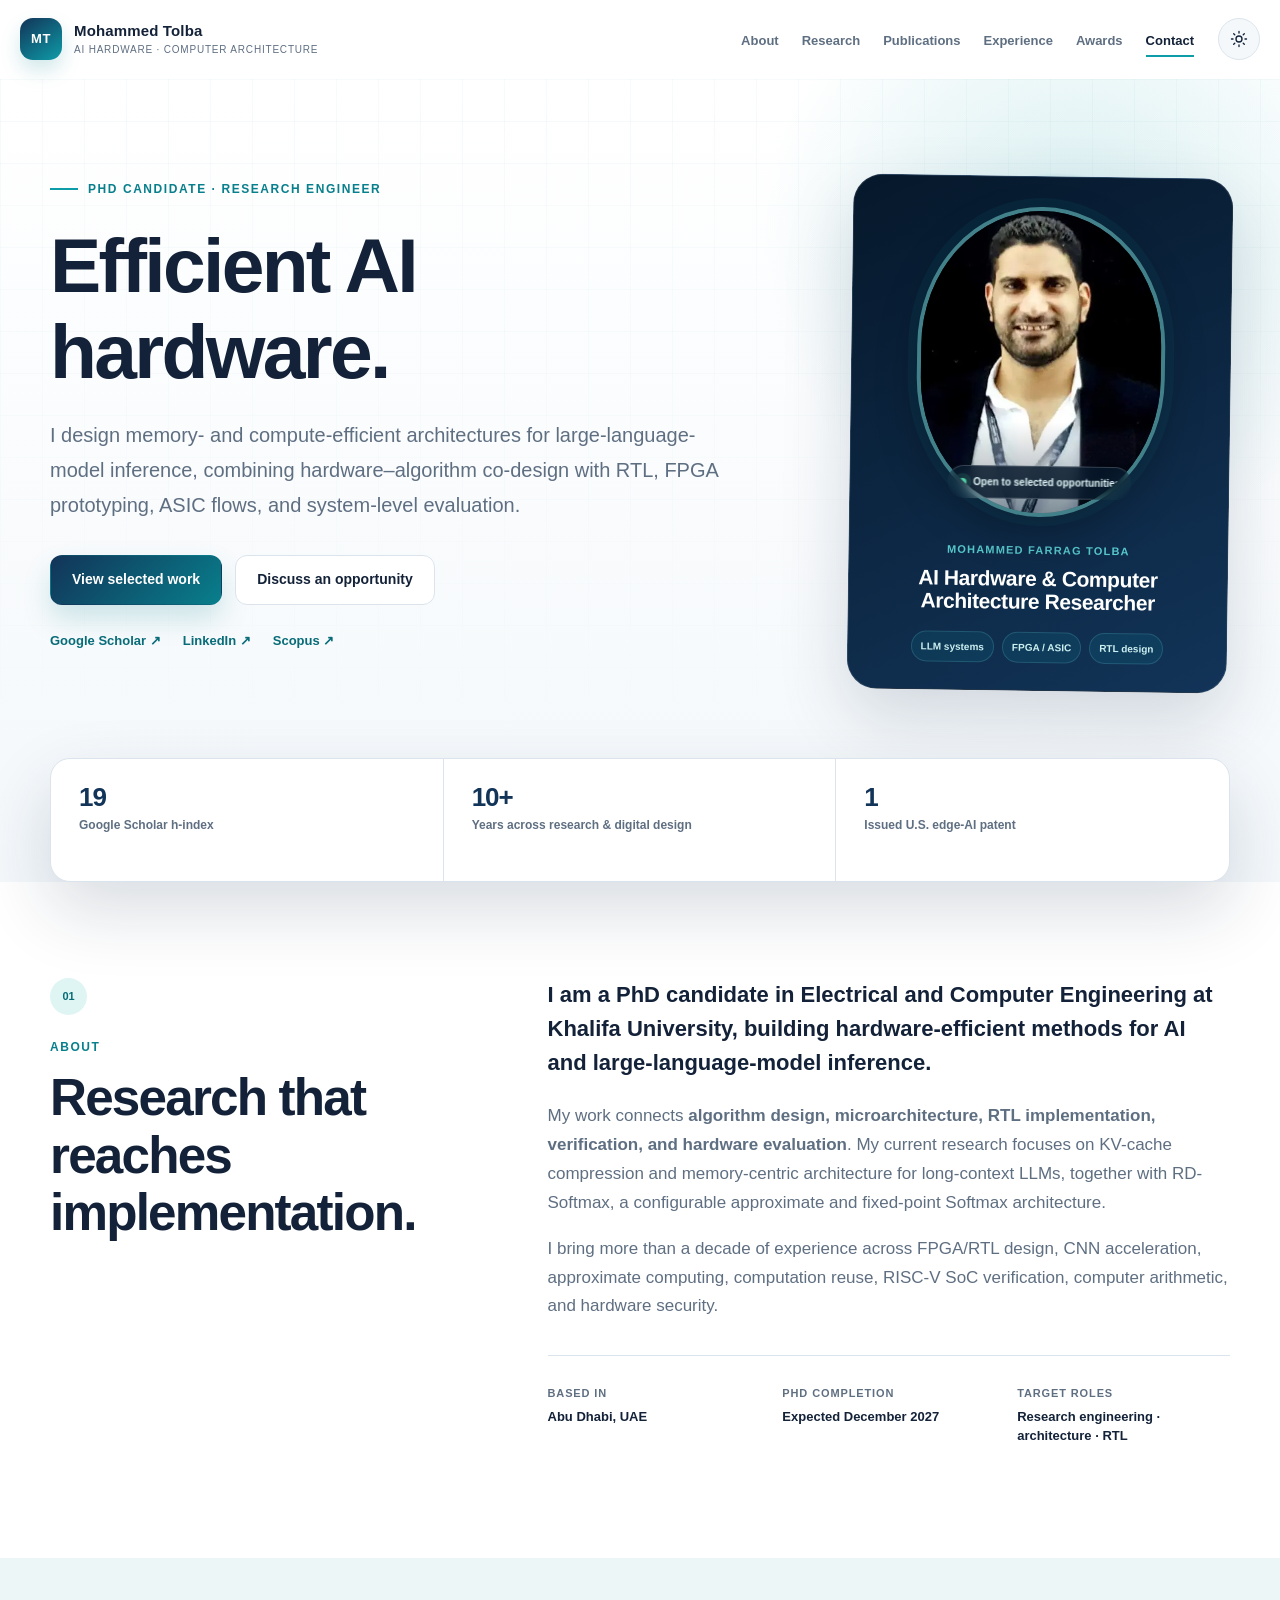
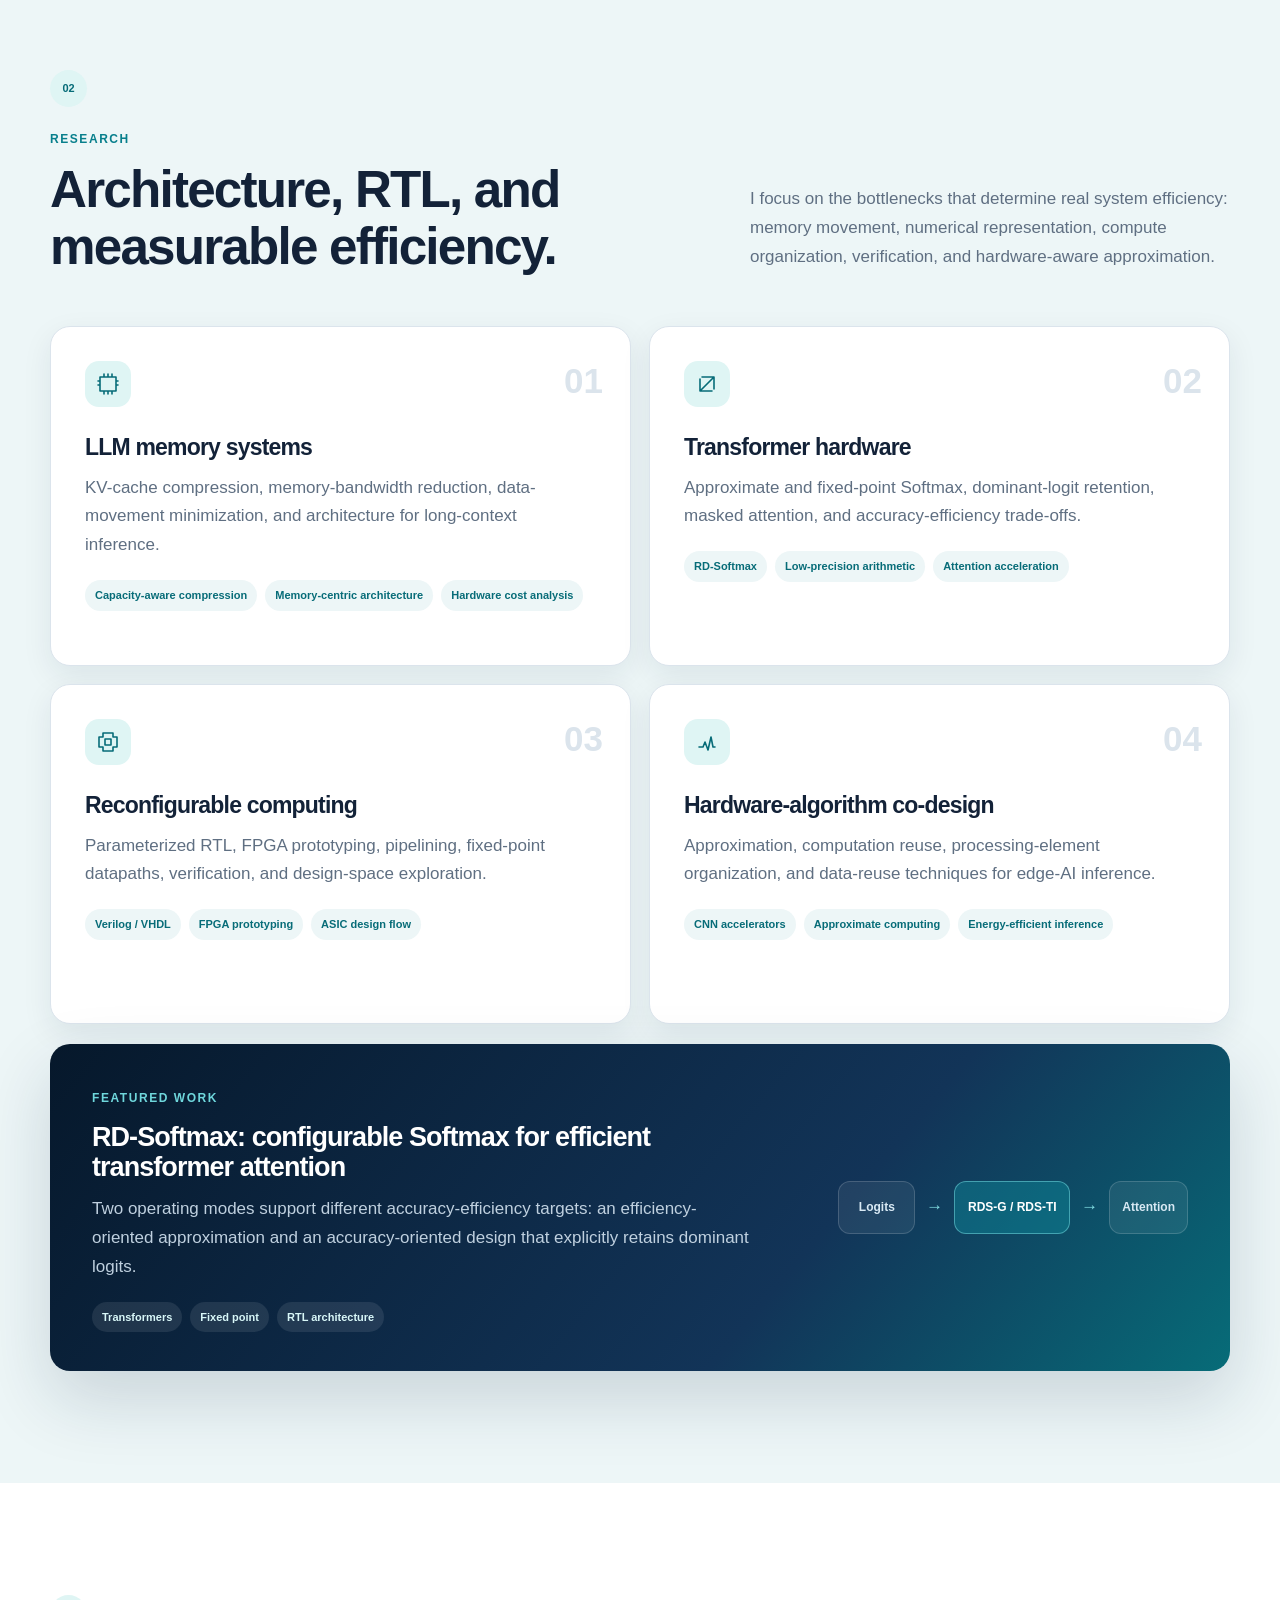
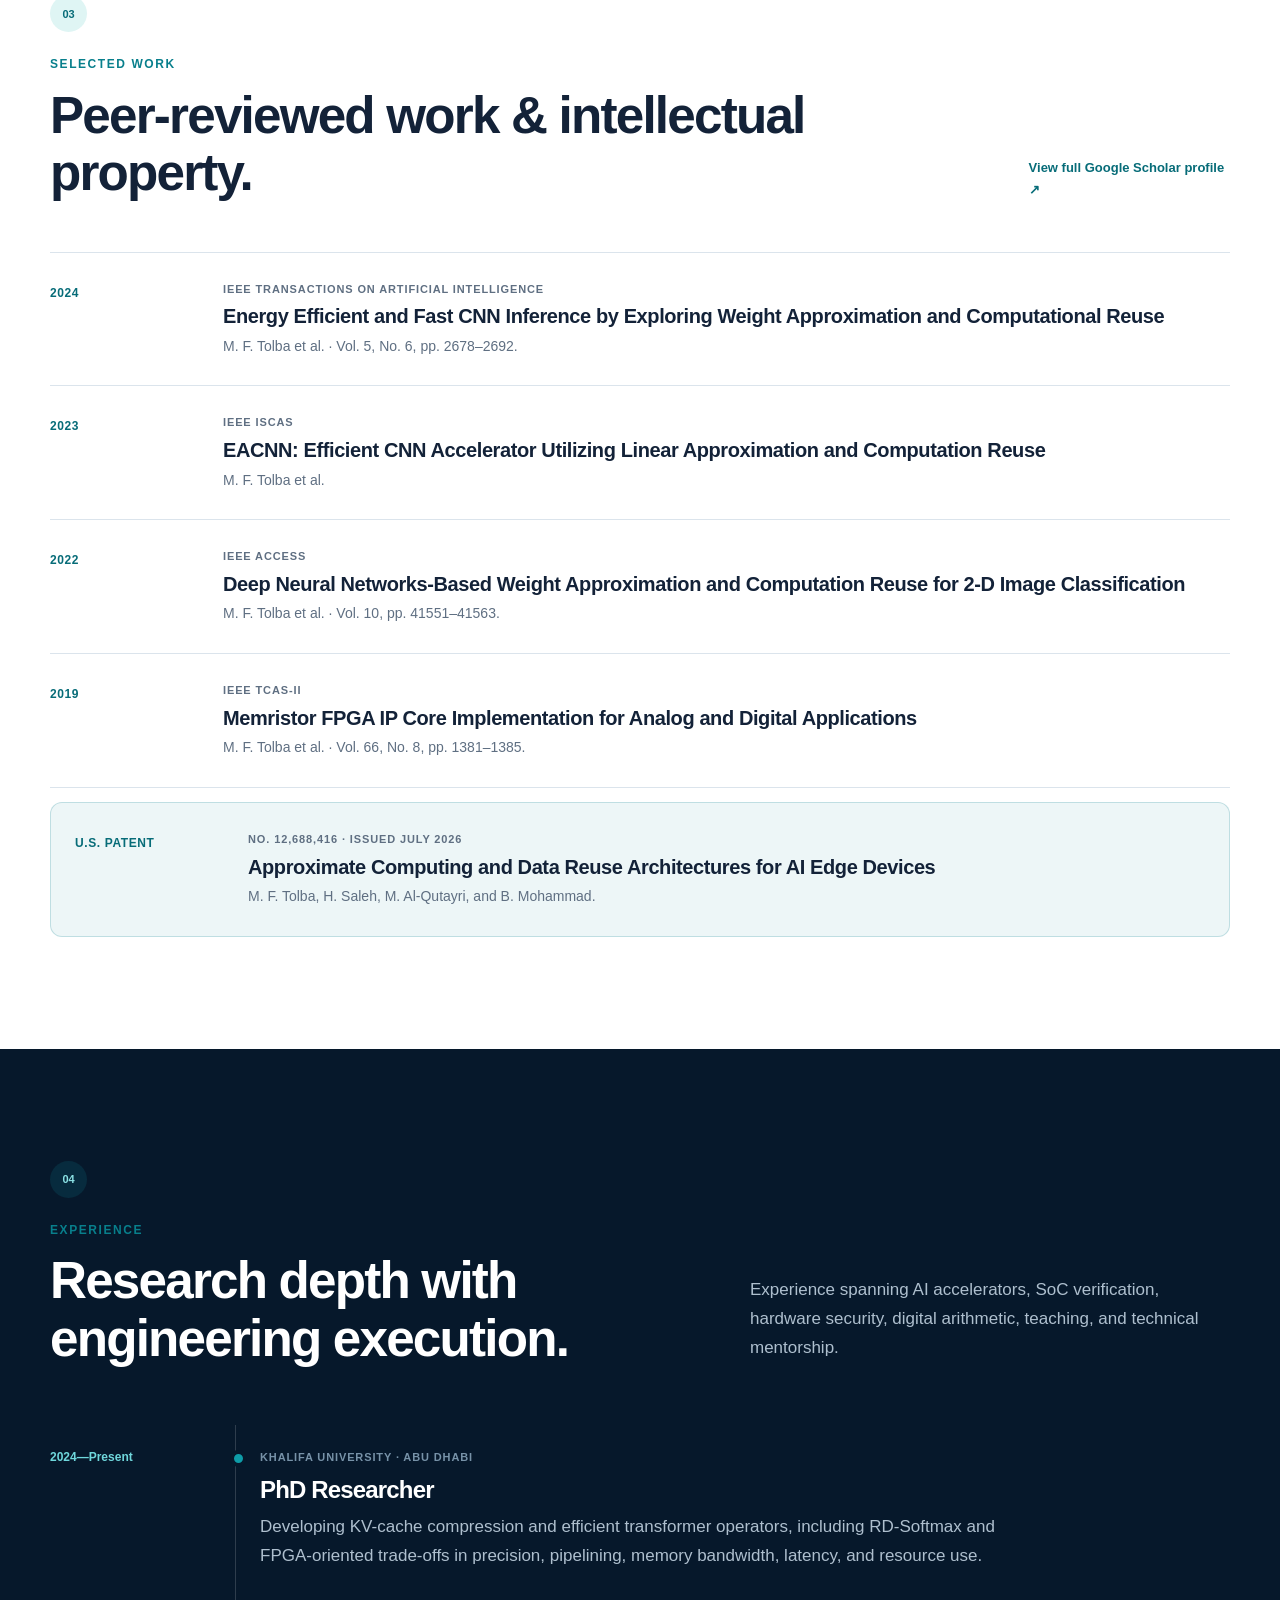
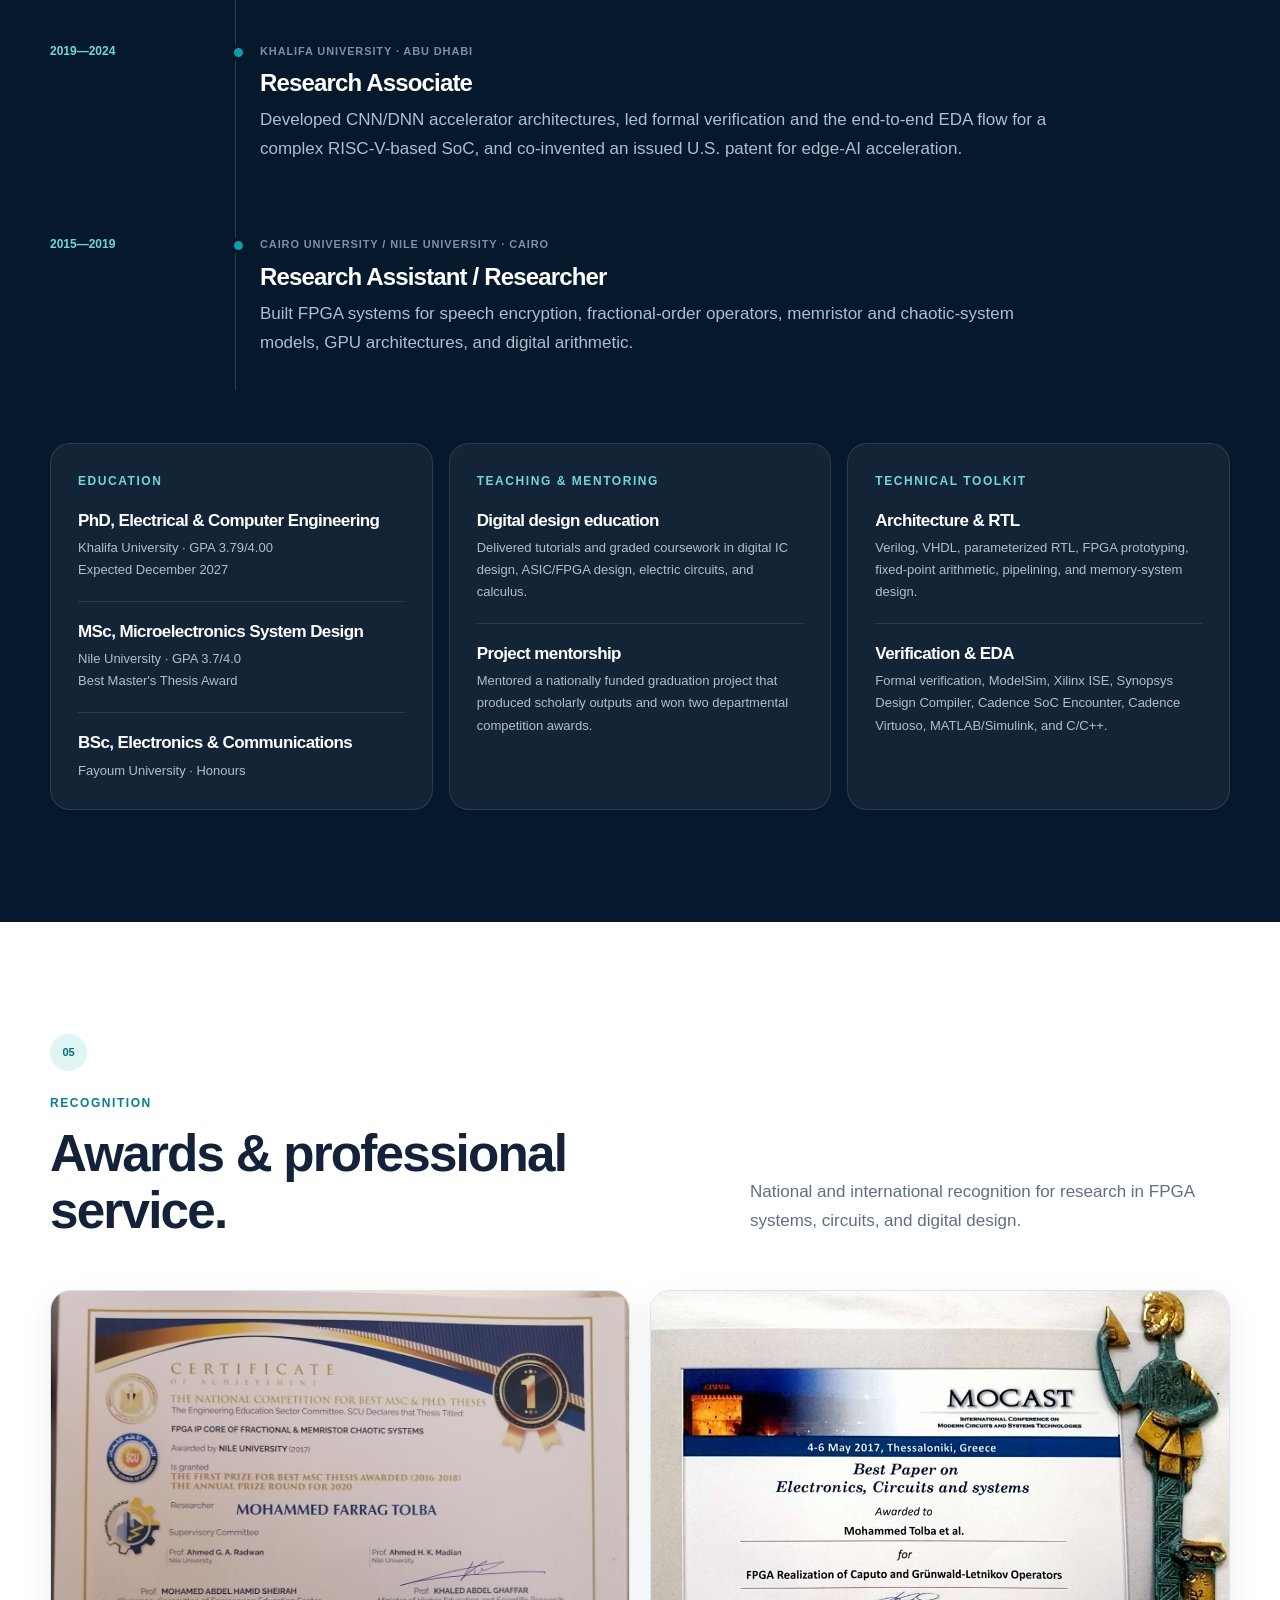
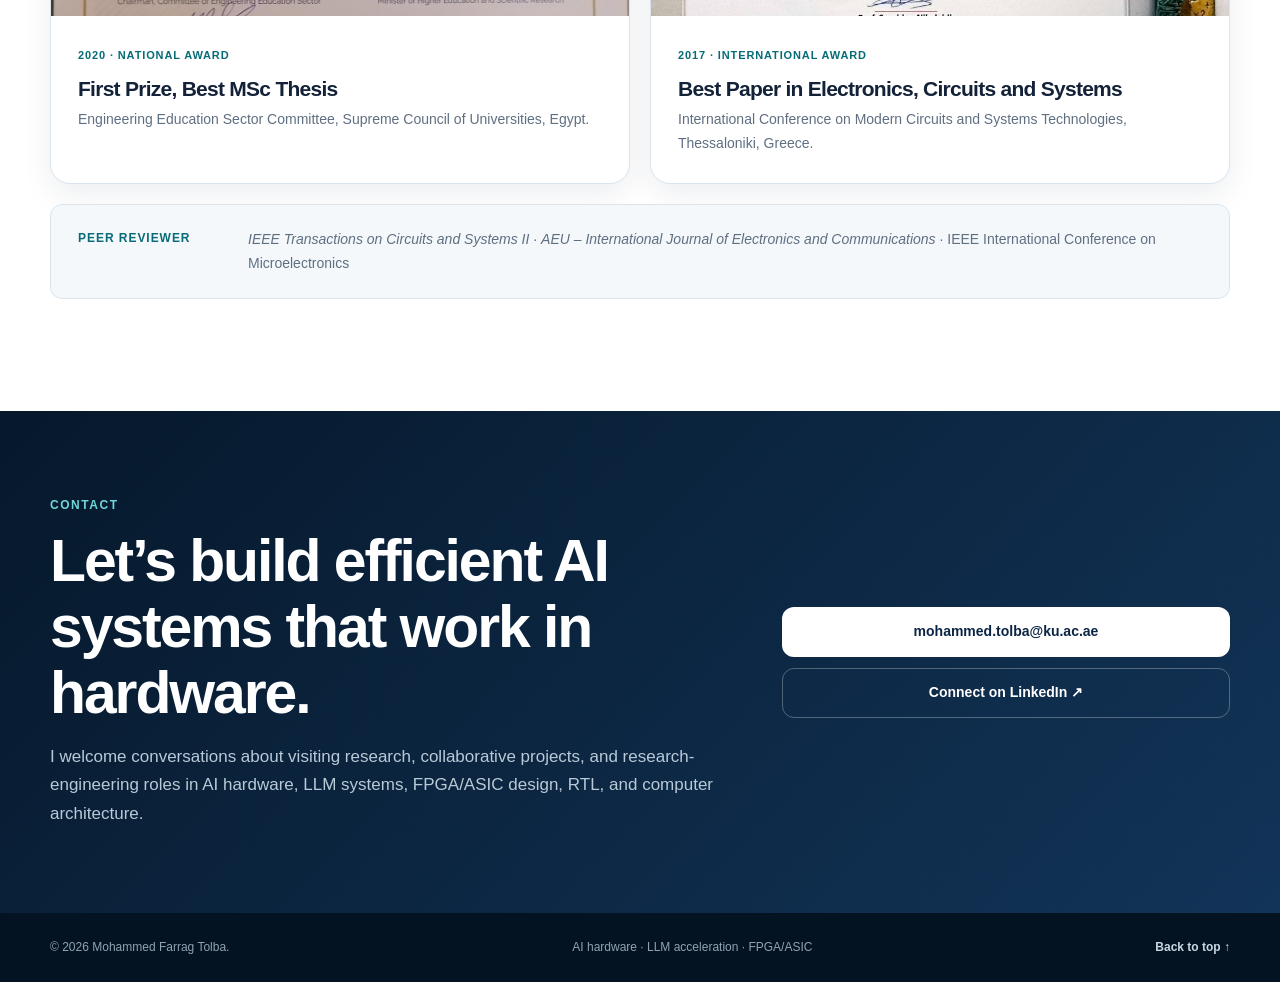
<file: index.html>
<!doctype html>
<html lang="en" data-theme="light">
<head>
  <meta charset="utf-8">
  <meta name="viewport" content="width=device-width, initial-scale=1">
  <meta name="description" content="Mohammed Farrag Tolba is an AI-hardware and computer-architecture researcher working on efficient LLM inference, KV-cache compression, transformer acceleration, and FPGA/ASIC design.">
  <meta name="keywords" content="AI hardware, computer architecture, LLM acceleration, KV-cache compression, FPGA, ASIC, RTL, digital design, Mohammed Tolba">
  <meta name="robots" content="index, follow">
  <meta name="author" content="Mohammed Farrag Tolba">
  <meta name="theme-color" content="#0b2545">
  <meta property="og:title" content="Mohammed Farrag Tolba | AI Hardware Researcher">
  <meta property="og:description" content="AI hardware, computer architecture, efficient LLM inference, and FPGA/ASIC acceleration.">
  <meta property="og:type" content="website">
  <meta property="og:site_name" content="Mohammed Farrag Tolba">
  <meta property="og:url" content="https://mohammedftolba.github.io/mohammedtolba.github.io/">
  <meta property="og:image" content="https://mohammedftolba.github.io/mohammedtolba.github.io/assets/images/social-preview.png">
  <meta property="og:image:width" content="1200">
  <meta property="og:image:height" content="630">
  <meta property="og:image:alt" content="Mohammed Farrag Tolba — AI Hardware and Computer Architecture Researcher">
  <meta name="twitter:card" content="summary_large_image">
  <meta name="twitter:title" content="Mohammed Farrag Tolba | AI Hardware Researcher">
  <meta name="twitter:description" content="AI hardware, computer architecture, efficient LLM inference, and FPGA/ASIC acceleration.">
  <meta name="twitter:image" content="https://mohammedftolba.github.io/mohammedtolba.github.io/assets/images/social-preview.png">
  <title>Mohammed Farrag Tolba | AI Hardware &amp; LLM Acceleration</title>
  <link rel="canonical" href="https://mohammedftolba.github.io/mohammedtolba.github.io/">
  <link rel="icon" href="assets/images/favicon.svg" type="image/svg+xml">
  <link rel="stylesheet" href="assets/css/style.css">
  <script type="application/ld+json">
  {
    "@context": "https://schema.org",
    "@type": "Person",
    "name": "Mohammed Farrag Tolba",
    "jobTitle": "PhD Candidate and AI Hardware Researcher",
    "affiliation": {
      "@type": "CollegeOrUniversity",
      "name": "Khalifa University"
    },
    "email": "mailto:mohammed.tolba@ku.ac.ae",
    "url": "https://mohammedftolba.github.io/mohammedtolba.github.io/",
    "image": "https://mohammedftolba.github.io/mohammedtolba.github.io/assets/images/mohammed-tolba-profile.webp",
    "sameAs": [
      "https://scholar.google.com/citations?user=YiQl2JgAAAAJ",
      "https://www.linkedin.com/in/mohammed-farrag-68a3785b/",
      "https://www.scopus.com/authid/detail.uri?authorId=56912006300"
    ],
    "knowsAbout": [
      "AI hardware",
      "large language model inference",
      "KV-cache compression",
      "FPGA design",
      "ASIC design",
      "computer architecture",
      "approximate computing"
    ]
  }
  </script>
</head>
<body>
  <a class="skip-link" href="#main-content">Skip to content</a>

  <header class="site-header" id="top">
    <div class="nav-shell">
      <a class="brand" href="#top" aria-label="Mohammed Tolba home">
        <span class="brand-mark" aria-hidden="true">MT</span>
        <span class="brand-copy">
          <strong>Mohammed Tolba</strong>
          <small>AI Hardware · Computer Architecture</small>
        </span>
      </a>

      <button class="menu-toggle" type="button" aria-label="Open navigation" aria-expanded="false" aria-controls="site-nav">
        <span></span><span></span><span></span>
      </button>

      <nav class="site-nav" id="site-nav" aria-label="Primary navigation">
        <a href="#about">About</a>
        <a href="#research">Research</a>
        <a href="#publications">Publications</a>
        <a href="#experience">Experience</a>
        <a href="#awards">Awards</a>
        <a href="#contact">Contact</a>
      </nav>

      <button class="theme-toggle" type="button" aria-label="Switch color theme" title="Switch color theme">
        <svg class="sun-icon" viewBox="0 0 24 24" aria-hidden="true"><circle cx="12" cy="12" r="4"></circle><path d="M12 2v2M12 20v2M4.93 4.93l1.41 1.41M17.66 17.66l1.41 1.41M2 12h2M20 12h2M4.93 19.07l1.41-1.41M17.66 6.34l1.41-1.41"></path></svg>
        <svg class="moon-icon" viewBox="0 0 24 24" aria-hidden="true"><path d="M20.5 14.2A8.5 8.5 0 0 1 9.8 3.5 8.5 8.5 0 1 0 20.5 14.2Z"></path></svg>
      </button>

    </div>
  </header>

  <main id="main-content">
    <section class="hero" aria-labelledby="hero-title">
      <div class="hero-grid" aria-hidden="true"></div>
      <div class="hero-orb hero-orb-one" aria-hidden="true"></div>
      <div class="hero-orb hero-orb-two" aria-hidden="true"></div>
      <div class="container hero-layout">
        <div class="hero-copy reveal">
          <div class="eyebrow"><span></span> PhD Candidate · Research Engineer</div>
          <h1 id="hero-title">Efficient AI hardware.</h1>
          <p class="hero-lead">I design memory- and compute-efficient architectures for large-language-model inference, combining hardware–algorithm co-design with RTL, FPGA prototyping, ASIC flows, and system-level evaluation.</p>

          <div class="hero-actions">
            <a class="button button-primary" href="#research">View selected work</a>
            <a class="button button-secondary" href="mailto:mohammed.tolba@ku.ac.ae">Discuss an opportunity</a>
          </div>

          <div class="hero-links" aria-label="Professional profiles">
            <a href="https://scholar.google.com/citations?user=YiQl2JgAAAAJ" target="_blank" rel="me noopener">Google Scholar ↗</a>
            <a href="https://www.linkedin.com/in/mohammed-farrag-68a3785b/" target="_blank" rel="me noopener">LinkedIn ↗</a>
            <a href="https://www.scopus.com/authid/detail.uri?authorId=56912006300" target="_blank" rel="me noopener">Scopus ↗</a>
          </div>
        </div>

        <aside class="hero-panel reveal" aria-label="Professional profile">
          <div class="portrait-card">
            <div class="portrait-image">
              <img src="assets/images/mohammed-tolba-profile.webp" alt="Portrait of Mohammed Farrag Tolba" width="564" height="593" fetchpriority="high">
              <div class="availability"><span></span> Open to selected opportunities</div>
            </div>
            <div class="portrait-copy">
              <p>Mohammed Farrag Tolba</p>
              <h2>AI Hardware &amp; Computer Architecture Researcher</h2>
              <div class="role-tags" aria-label="Areas of expertise">
                <span>LLM systems</span><span>FPGA / ASIC</span><span>RTL design</span>
              </div>
            </div>
          </div>
        </aside>
      </div>

      <div class="container metrics reveal" aria-label="Research metrics">
        <div class="metric"><strong>19</strong><span>Google Scholar h-index</span></div>
        <div class="metric"><strong>10+</strong><span>Years across research &amp; digital design</span></div>
        <div class="metric"><strong>1</strong><span>Issued U.S. edge-AI patent</span></div>
      </div>
    </section>

    <section class="section section-about" id="about">
      <div class="container split-layout">
        <div class="section-heading reveal">
          <span class="section-index">01</span>
          <p class="section-kicker">About</p>
          <h2>Research that reaches implementation.</h2>
        </div>
        <div class="about-copy reveal">
          <p class="large-copy">I am a PhD candidate in Electrical and Computer Engineering at Khalifa University, building hardware-efficient methods for AI and large-language-model inference.</p>
          <p>My work connects <strong>algorithm design, microarchitecture, RTL implementation, verification, and hardware evaluation</strong>. My current research focuses on KV-cache compression and memory-centric architecture for long-context LLMs, together with RD-Softmax, a configurable approximate and fixed-point Softmax architecture.</p>
          <p>I bring more than a decade of experience across FPGA/RTL design, CNN acceleration, approximate computing, computation reuse, RISC-V SoC verification, computer arithmetic, and hardware security.</p>
          <div class="about-meta">
            <div><span>Based in</span><strong>Abu Dhabi, UAE</strong></div>
            <div><span>PhD completion</span><strong>Expected December 2027</strong></div>
            <div><span>Target roles</span><strong>Research engineering · architecture · RTL</strong></div>
          </div>
        </div>
      </div>
    </section>

    <section class="section section-tinted" id="research">
      <div class="container">
        <div class="section-heading section-heading-wide reveal">
          <div>
            <span class="section-index">02</span>
            <p class="section-kicker">Research</p>
            <h2>Architecture, RTL, and measurable efficiency.</h2>
          </div>
          <p>I focus on the bottlenecks that determine real system efficiency: memory movement, numerical representation, compute organization, verification, and hardware-aware approximation.</p>
        </div>

        <div class="research-grid">
          <article class="research-card reveal">
            <span class="card-number">01</span>
            <div class="card-icon" aria-hidden="true"><svg viewBox="0 0 24 24"><path d="M4 5h16v14H4zM8 2v3M12 2v3M16 2v3M8 19v3M12 19v3M16 19v3M2 9h2M2 13h2M20 9h2M20 13h2"></path></svg></div>
            <h3>LLM memory systems</h3>
            <p>KV-cache compression, memory-bandwidth reduction, data-movement minimization, and architecture for long-context inference.</p>
            <ul><li>Capacity-aware compression</li><li>Memory-centric architecture</li><li>Hardware cost analysis</li></ul>
          </article>

          <article class="research-card reveal">
            <span class="card-number">02</span>
            <div class="card-icon" aria-hidden="true"><svg viewBox="0 0 24 24"><path d="M5 19 19 5M7 5h12v12M5 7v12h12"></path></svg></div>
            <h3>Transformer hardware</h3>
            <p>Approximate and fixed-point Softmax, dominant-logit retention, masked attention, and accuracy-efficiency trade-offs.</p>
            <ul><li>RD-Softmax</li><li>Low-precision arithmetic</li><li>Attention acceleration</li></ul>
          </article>

          <article class="research-card reveal">
            <span class="card-number">03</span>
            <div class="card-icon" aria-hidden="true"><svg viewBox="0 0 24 24"><path d="M7 3h10v4h4v10h-4v4H7v-4H3V7h4zM9 9h6v6H9z"></path></svg></div>
            <h3>Reconfigurable computing</h3>
            <p>Parameterized RTL, FPGA prototyping, pipelining, fixed-point datapaths, verification, and design-space exploration.</p>
            <ul><li>Verilog / VHDL</li><li>FPGA prototyping</li><li>ASIC design flow</li></ul>
          </article>

          <article class="research-card reveal">
            <span class="card-number">04</span>
            <div class="card-icon" aria-hidden="true"><svg viewBox="0 0 24 24"><path d="M4 17h4l2-5 3 8 3-13 2 10h2"></path></svg></div>
            <h3>Hardware-algorithm co-design</h3>
            <p>Approximation, computation reuse, processing-element organization, and data-reuse techniques for edge-AI inference.</p>
            <ul><li>CNN accelerators</li><li>Approximate computing</li><li>Energy-efficient inference</li></ul>
          </article>
        </div>

        <div class="project-strip reveal">
          <div class="project-copy">
            <span class="project-label">Featured work</span>
            <h3>RD-Softmax: configurable Softmax for efficient transformer attention</h3>
            <p>Two operating modes support different accuracy-efficiency targets: an efficiency-oriented approximation and an accuracy-oriented design that explicitly retains dominant logits.</p>
            <div class="tag-row"><span>Transformers</span><span>Fixed point</span><span>RTL architecture</span></div>
          </div>
          <div class="project-diagram" aria-label="RD-Softmax conceptual flow">
            <div class="flow-node">Logits</div><span aria-hidden="true">→</span><div class="flow-node accent">RDS-G / RDS-TI</div><span aria-hidden="true">→</span><div class="flow-node">Attention</div>
          </div>
        </div>
      </div>
    </section>

    <section class="section" id="publications">
      <div class="container">
        <div class="section-heading section-heading-wide reveal">
          <div>
            <span class="section-index">03</span>
            <p class="section-kicker">Selected work</p>
            <h2>Peer-reviewed work &amp; intellectual property.</h2>
          </div>
          <a class="text-link" href="https://scholar.google.com/citations?user=YiQl2JgAAAAJ" target="_blank" rel="noopener">View full Google Scholar profile <span>↗</span></a>
        </div>

        <div class="publication-list">
          <article class="publication reveal">
            <div class="pub-year">2024</div>
            <div class="pub-content"><span class="pub-type">IEEE Transactions on Artificial Intelligence</span><h3>Energy Efficient and Fast CNN Inference by Exploring Weight Approximation and Computational Reuse</h3><p>M. F. Tolba et al. · Vol. 5, No. 6, pp. 2678–2692.</p></div>
          </article>
          <article class="publication reveal">
            <div class="pub-year">2023</div>
            <div class="pub-content"><span class="pub-type">IEEE ISCAS</span><h3>EACNN: Efficient CNN Accelerator Utilizing Linear Approximation and Computation Reuse</h3><p>M. F. Tolba et al.</p></div>
          </article>
          <article class="publication reveal">
            <div class="pub-year">2022</div>
            <div class="pub-content"><span class="pub-type">IEEE Access</span><h3>Deep Neural Networks-Based Weight Approximation and Computation Reuse for 2-D Image Classification</h3><p>M. F. Tolba et al. · Vol. 10, pp. 41551–41563.</p></div>
          </article>
          <article class="publication reveal">
            <div class="pub-year">2019</div>
            <div class="pub-content"><span class="pub-type">IEEE TCAS-II</span><h3>Memristor FPGA IP Core Implementation for Analog and Digital Applications</h3><p>M. F. Tolba et al. · Vol. 66, No. 8, pp. 1381–1385.</p></div>
          </article>
          <article class="publication patent reveal">
            <div class="pub-year">U.S. Patent</div>
            <div class="pub-content"><span class="pub-type">No. 12,688,416 · Issued July 2026</span><h3>Approximate Computing and Data Reuse Architectures for AI Edge Devices</h3><p>M. F. Tolba, H. Saleh, M. Al-Qutayri, and B. Mohammad.</p></div>
          </article>
      </div>
    </section>

    <section class="section section-dark" id="experience">
      <div class="container">
        <div class="section-heading section-heading-wide reveal">
          <div><span class="section-index">04</span><p class="section-kicker">Experience</p><h2>Research depth with engineering execution.</h2></div>
          <p>Experience spanning AI accelerators, SoC verification, hardware security, digital arithmetic, teaching, and technical mentorship.</p>
        </div>

        <div class="timeline">
          <article class="timeline-item reveal">
            <div class="timeline-date">2024—Present</div>
            <div class="timeline-dot" aria-hidden="true"></div>
            <div class="timeline-content"><span>Khalifa University · Abu Dhabi</span><h3>PhD Researcher</h3><p>Developing KV-cache compression and efficient transformer operators, including RD-Softmax and FPGA-oriented trade-offs in precision, pipelining, memory bandwidth, latency, and resource use.</p></div>
          </article>
          <article class="timeline-item reveal">
            <div class="timeline-date">2019—2024</div>
            <div class="timeline-dot" aria-hidden="true"></div>
            <div class="timeline-content"><span>Khalifa University · Abu Dhabi</span><h3>Research Associate</h3><p>Developed CNN/DNN accelerator architectures, led formal verification and the end-to-end EDA flow for a complex RISC-V-based SoC, and co-invented an issued U.S. patent for edge-AI acceleration.</p></div>
          </article>
          <article class="timeline-item reveal">
            <div class="timeline-date">2015—2019</div>
            <div class="timeline-dot" aria-hidden="true"></div>
            <div class="timeline-content"><span>Cairo University / Nile University · Cairo</span><h3>Research Assistant / Researcher</h3><p>Built FPGA systems for speech encryption, fractional-order operators, memristor and chaotic-system models, GPU architectures, and digital arithmetic.</p></div>
          </article>
        </div>

        <div class="experience-grid">
          <article class="info-card reveal">
            <span class="mini-label">Education</span>
            <h3>PhD, Electrical &amp; Computer Engineering</h3><p>Khalifa University · GPA 3.79/4.00<br>Expected December 2027</p>
            <hr><h3>MSc, Microelectronics System Design</h3><p>Nile University · GPA 3.7/4.0<br>Best Master's Thesis Award</p>
            <hr><h3>BSc, Electronics &amp; Communications</h3><p>Fayoum University · Honours</p>
          </article>
          <article class="info-card reveal">
            <span class="mini-label">Teaching &amp; mentoring</span>
            <h3>Digital design education</h3><p>Delivered tutorials and graded coursework in digital IC design, ASIC/FPGA design, electric circuits, and calculus.</p>
            <hr><h3>Project mentorship</h3><p>Mentored a nationally funded graduation project that produced scholarly outputs and won two departmental competition awards.</p>
          </article>
          <article class="info-card reveal">
            <span class="mini-label">Technical toolkit</span>
            <h3>Architecture &amp; RTL</h3><p>Verilog, VHDL, parameterized RTL, FPGA prototyping, fixed-point arithmetic, pipelining, and memory-system design.</p>
            <hr><h3>Verification &amp; EDA</h3><p>Formal verification, ModelSim, Xilinx ISE, Synopsys Design Compiler, Cadence SoC Encounter, Cadence Virtuoso, MATLAB/Simulink, and C/C++.</p>
          </article>
        </div>
      </div>
    </section>

    <section class="section" id="awards">
      <div class="container">
        <div class="section-heading section-heading-wide reveal">
          <div><span class="section-index">05</span><p class="section-kicker">Recognition</p><h2>Awards &amp; professional service.</h2></div>
          <p>National and international recognition for research in FPGA systems, circuits, and digital design.</p>
        </div>

        <div class="award-gallery">
          <article class="award-card reveal">
            <div class="award-image"><img src="assets/images/award-best-msc-2020.jpg" alt="Certificate for First Prize in the national Best MSc Thesis competition, Egypt, 2020" loading="lazy"></div>
            <div class="award-copy"><span>2020 · National award</span><h3>First Prize, Best MSc Thesis</h3><p>Engineering Education Sector Committee, Supreme Council of Universities, Egypt.</p></div>
          </article>
          <article class="award-card reveal">
            <div class="award-image"><img src="assets/images/award-mocast-2017.jpg" alt="MOCAST 2017 Best Paper certificate" loading="lazy"></div>
            <div class="award-copy"><span>2017 · International award</span><h3>Best Paper in Electronics, Circuits and Systems</h3><p>International Conference on Modern Circuits and Systems Technologies, Thessaloniki, Greece.</p></div>
          </article>
        </div>

        <div class="service-row reveal">
          <span>Peer reviewer</span>
          <p><em>IEEE Transactions on Circuits and Systems II</em> · <em>AEU – International Journal of Electronics and Communications</em> · IEEE International Conference on Microelectronics</p>
        </div>
      </div>
    </section>

    <section class="contact" id="contact">
      <div class="contact-grid" aria-hidden="true"></div>
      <div class="container contact-layout reveal">
        <div>
          <p class="section-kicker">Contact</p>
          <h2>Let’s build efficient AI systems that work in hardware.</h2>
          <p>I welcome conversations about visiting research, collaborative projects, and research-engineering roles in AI hardware, LLM systems, FPGA/ASIC design, RTL, and computer architecture.</p>
        </div>
        <div class="contact-actions">
          <a class="button button-light" href="mailto:mohammed.tolba@ku.ac.ae">mohammed.tolba@ku.ac.ae</a>
          <a class="button button-outline-light" href="https://www.linkedin.com/in/mohammed-farrag-68a3785b/" target="_blank" rel="me noopener">Connect on LinkedIn ↗</a>
        </div>
      </div>
    </section>
  </main>

  <footer class="site-footer">
    <div class="container footer-layout">
      <p>© <span id="current-year">2026</span> Mohammed Farrag Tolba.</p>
      <p>AI hardware · LLM acceleration · FPGA/ASIC</p>
      <a href="#top">Back to top ↑</a>
    </div>
  </footer>

  <script src="assets/js/main.js"></script>
</body>
</html>
</file>
<file: assets/css/style.css>
:root {
  --navy-950: #06182b;
  --navy-900: #0b2545;
  --navy-800: #123458;
  --navy-700: #1c456c;
  --teal-700: #076c78;
  --teal-600: #087f8c;
  --teal-500: #0e9ca8;
  --teal-100: #dff5f4;
  --ink: #132238;
  --muted: #5f6f82;
  --line: #dbe4ec;
  --surface: #ffffff;
  --surface-soft: #f4f8fb;
  --surface-tint: #edf6f7;
  --header-bg: rgba(255, 255, 255, 0.88);
  --shadow-sm: 0 10px 30px rgba(11, 37, 69, 0.08);
  --shadow-lg: 0 28px 70px rgba(11, 37, 69, 0.16);
  --radius-sm: 12px;
  --radius-md: 20px;
  --radius-lg: 30px;
  --container: 1180px;
  --transition: 180ms ease;
}

[data-theme="dark"] {
  --ink: #f2f7fb;
  --muted: #a9b8c8;
  --line: #29435e;
  --surface: #081c31;
  --surface-soft: #0c233b;
  --surface-tint: #0b2b3a;
  --header-bg: rgba(6, 24, 43, 0.9);
  --shadow-sm: 0 10px 30px rgba(0, 0, 0, 0.22);
  --shadow-lg: 0 28px 70px rgba(0, 0, 0, 0.34);
}

*,
*::before,
*::after { box-sizing: border-box; }

html { scroll-behavior: smooth; scroll-padding-top: 90px; }

body {
  margin: 0;
  overflow-x: hidden;
  color: var(--ink);
  background: var(--surface);
  font-family: Inter, "Segoe UI", Roboto, Helvetica, Arial, sans-serif;
  font-size: 17px;
  line-height: 1.7;
  text-rendering: optimizeLegibility;
  -webkit-font-smoothing: antialiased;
}

body,
.site-header,
.research-card,
.award-card,
.info-card,
.metrics { transition: color var(--transition), background-color var(--transition), border-color var(--transition); }

a { color: inherit; text-decoration: none; }
img { display: block; max-width: 100%; }
button { font: inherit; }

.container { width: min(calc(100% - 40px), var(--container)); margin-inline: auto; }

.skip-link {
  position: fixed;
  z-index: 1000;
  top: 10px;
  left: 10px;
  padding: 10px 16px;
  color: #fff;
  background: var(--navy-900);
  border-radius: 8px;
  transform: translateY(-160%);
}

.skip-link:focus { transform: translateY(0); }

.site-header {
  position: sticky;
  z-index: 100;
  top: 0;
  background: var(--header-bg);
  border-bottom: 1px solid transparent;
  backdrop-filter: blur(18px);
  -webkit-backdrop-filter: blur(18px);
}

.site-header.scrolled { border-bottom-color: var(--line); box-shadow: 0 8px 24px rgba(11, 37, 69, 0.05); }

.nav-shell {
  display: flex;
  align-items: center;
  width: min(calc(100% - 40px), 1240px);
  min-height: 78px;
  margin-inline: auto;
  gap: 24px;
}

.brand { display: inline-flex; align-items: center; margin-right: auto; gap: 12px; }

.brand-mark {
  display: grid;
  width: 42px;
  height: 42px;
  place-items: center;
  color: #fff;
  background: linear-gradient(145deg, var(--navy-800), var(--teal-500));
  border-radius: 13px;
  box-shadow: 0 10px 20px rgba(8, 127, 140, 0.18);
  font-size: 13px;
  font-weight: 800;
  letter-spacing: 0.05em;
}

.brand-copy { display: flex; flex-direction: column; line-height: 1.2; }
.brand-copy strong { font-size: 15px; letter-spacing: 0.01em; }
.brand-copy small { margin-top: 4px; color: var(--muted); font-size: 10px; letter-spacing: 0.08em; text-transform: uppercase; }

.site-nav { display: flex; align-items: center; gap: 23px; }
.site-nav a { position: relative; padding: 29px 0 25px; color: var(--muted); font-size: 13px; font-weight: 700; }
.site-nav a::after { position: absolute; right: 0; bottom: 20px; left: 0; height: 2px; content: ""; background: var(--teal-500); transform: scaleX(0); transition: transform var(--transition); }
.site-nav a:hover,
.site-nav a.active { color: var(--ink); }
.site-nav a:hover::after,
.site-nav a.active::after { transform: scaleX(1); }

.theme-toggle,
.menu-toggle {
  display: grid;
  flex: 0 0 auto;
  width: 42px;
  height: 42px;
  padding: 0;
  place-items: center;
  color: var(--ink);
  background: var(--surface-soft);
  border: 1px solid var(--line);
  border-radius: 50%;
  cursor: pointer;
}

.theme-toggle svg { width: 18px; height: 18px; fill: none; stroke: currentColor; stroke-linecap: round; stroke-width: 1.8; }
.moon-icon { display: none; }
[data-theme="dark"] .sun-icon { display: none; }
[data-theme="dark"] .moon-icon { display: block; }
.menu-toggle { display: none; gap: 4px; }
.menu-toggle span { width: 18px; height: 2px; background: currentColor; border-radius: 2px; }

.hero {
  position: relative;
  overflow: visible;
  padding: 92px 0 0;
  background:
    radial-gradient(circle at 84% 20%, rgba(14, 156, 168, 0.16), transparent 25%),
    linear-gradient(180deg, var(--surface) 0%, var(--surface-soft) 100%);
}

.hero-grid,
.contact-grid {
  position: absolute;
  inset: 0;
  opacity: 0.42;
  background-image: linear-gradient(rgba(8, 127, 140, 0.08) 1px, transparent 1px), linear-gradient(90deg, rgba(8, 127, 140, 0.08) 1px, transparent 1px);
  background-size: 42px 42px;
  mask-image: linear-gradient(to bottom, #000, transparent 88%);
  pointer-events: none;
}

.hero-orb { position: absolute; border-radius: 50%; filter: blur(1px); pointer-events: none; }
.hero-orb-one { top: 12%; right: 5%; width: 320px; height: 320px; border: 1px solid rgba(8, 127, 140, 0.16); }
.hero-orb-two { top: 29%; right: 13%; width: 145px; height: 145px; border: 18px solid rgba(8, 127, 140, 0.06); }

.hero-layout { position: relative; z-index: 1; display: grid; grid-template-columns: minmax(0, 1.25fr) minmax(320px, 0.75fr); align-items: center; gap: 72px; }
.hero-copy { padding-bottom: 44px; }

.eyebrow,
.section-kicker,
.project-label,
.mini-label {
  color: var(--teal-600);
  font-size: 12px;
  font-weight: 800;
  letter-spacing: 0.13em;
  text-transform: uppercase;
}

.eyebrow { display: inline-flex; align-items: center; gap: 10px; }
.eyebrow span { width: 28px; height: 2px; background: var(--teal-500); }

h1,
h2,
h3,
p { margin-top: 0; }

h1,
h2,
h3 { color: var(--ink); line-height: 1.12; letter-spacing: -0.035em; }

h1 { max-width: 760px; margin: 22px 0 24px; font-size: clamp(3.2rem, 6vw, 5.35rem); font-weight: 820; }
.hero-lead { max-width: 720px; margin-bottom: 32px; color: var(--muted); font-size: clamp(1.05rem, 1.6vw, 1.25rem); line-height: 1.75; }
.hero-actions { display: flex; flex-wrap: wrap; gap: 13px; }

.button {
  display: inline-flex;
  min-height: 49px;
  padding: 12px 21px;
  align-items: center;
  justify-content: center;
  border: 1px solid transparent;
  border-radius: 12px;
  font-size: 14px;
  font-weight: 800;
  transition: transform var(--transition), box-shadow var(--transition), background var(--transition);
}

.button:hover { transform: translateY(-2px); }
.button-primary { color: #fff; background: linear-gradient(135deg, var(--navy-800), var(--teal-600)); box-shadow: 0 14px 28px rgba(8, 127, 140, 0.18); }
.button-secondary { color: var(--ink); background: var(--surface); border-color: var(--line); }
.hero-links { display: flex; flex-wrap: wrap; margin-top: 25px; gap: 22px; }
.hero-links a,
.text-link { color: var(--teal-700); font-size: 13px; font-weight: 800; }
[data-theme="dark"] .hero-links a,
[data-theme="dark"] .text-link { color: #55cbd0; }

.hero-panel { width: 100%; max-width: 380px; justify-self: end; }
.portrait-card { overflow: hidden; padding: 30px 28px 27px; color: #fff; background: linear-gradient(155deg, var(--navy-950), var(--navy-800)); border: 1px solid rgba(255, 255, 255, 0.12); border-radius: var(--radius-lg); box-shadow: var(--shadow-lg); text-align: center; transform: rotate(0.8deg); }
.portrait-image { position: relative; width: min(100%, 248px); aspect-ratio: 4 / 5; margin: 0 auto 24px; overflow: hidden; background: #071523; border: 4px solid rgba(116, 218, 222, 0.55); border-radius: 50% / 45%; box-shadow: 0 18px 40px rgba(0, 0, 0, 0.28), 0 0 0 9px rgba(14, 156, 168, 0.08); }
.portrait-image::after { position: absolute; right: 0; bottom: 0; left: 0; height: 30%; content: ""; background: linear-gradient(transparent, rgba(6, 24, 43, 0.46)); }
.portrait-image img { width: 100%; height: 100%; object-fit: cover; object-position: center 20%; }
.availability { position: absolute; z-index: 2; right: 50%; bottom: 14px; display: inline-flex; width: max-content; max-width: calc(100% - 24px); padding: 7px 10px; align-items: center; color: #e9ffff; background: rgba(6, 24, 43, 0.84); border: 1px solid rgba(255, 255, 255, 0.18); border-radius: 999px; backdrop-filter: blur(8px); font-size: 10px; font-weight: 700; transform: translateX(50%); }
.availability span { width: 8px; height: 8px; margin-right: 7px; background: #55d6a7; border-radius: 50%; box-shadow: 0 0 0 5px rgba(85, 214, 167, 0.13); }
.portrait-copy { padding: 0; }
.portrait-copy > p { margin-bottom: 7px; color: #57c8cd; font-size: 11px; font-weight: 800; letter-spacing: 0.11em; text-transform: uppercase; }
.portrait-copy h2 { margin-bottom: 18px; color: #fff; font-size: 21px; letter-spacing: -0.02em; }
.role-tags,
.tag-row { display: flex; flex-wrap: wrap; gap: 8px; }
.role-tags { justify-content: center; }
.role-tags span { padding: 6px 9px; color: #cceff0; background: rgba(14, 156, 168, 0.12); border: 1px solid rgba(119, 220, 224, 0.18); border-radius: 999px; font-size: 10px; font-weight: 700; }

.metrics { position: relative; z-index: 4; display: grid; margin-top: 62px; margin-bottom: -54px; background: var(--surface); border: 1px solid var(--line); border-radius: var(--radius-md); box-shadow: var(--shadow-lg); grid-template-columns: repeat(3, 1fr); }
.metric { min-height: 122px; padding: 25px 28px; border-right: 1px solid var(--line); }
.metric:last-child { border-right: 0; }
.metric strong { display: block; margin-bottom: 7px; color: var(--navy-800); font-size: 26px; line-height: 1; letter-spacing: -0.04em; }
[data-theme="dark"] .metric strong { color: #70d4d8; }
.metric span { display: block; color: var(--muted); font-size: 12px; font-weight: 700; line-height: 1.45; }

.section { padding: 112px 0; }
.section-about { padding-top: 150px; }
.section-tinted { background: var(--surface-tint); }
.split-layout { display: grid; grid-template-columns: minmax(260px, 0.75fr) minmax(0, 1.25fr); gap: 88px; }
.section-heading { max-width: 490px; }
.section-index { display: inline-grid; width: 37px; height: 37px; margin-bottom: 22px; place-items: center; color: var(--teal-700); background: var(--teal-100); border-radius: 50%; font-size: 11px; font-weight: 900; }
[data-theme="dark"] .section-index { color: #8be1e4; background: rgba(14, 156, 168, 0.18); }
.section-kicker { margin-bottom: 12px; }
.section-heading h2 { margin-bottom: 0; font-size: clamp(2.15rem, 4vw, 3.55rem); }
.section-heading-wide { display: flex; max-width: none; margin-bottom: 50px; align-items: end; justify-content: space-between; gap: 50px; }
.section-heading-wide > p { max-width: 480px; margin-bottom: 4px; color: var(--muted); }
.large-copy { color: var(--ink); font-size: 22px; font-weight: 560; line-height: 1.55; }
.about-copy > p:not(.large-copy) { color: var(--muted); }
.about-meta { display: grid; margin-top: 34px; padding-top: 28px; border-top: 1px solid var(--line); grid-template-columns: repeat(3, 1fr); gap: 22px; }
.about-meta span { display: block; margin-bottom: 5px; color: var(--muted); font-size: 11px; font-weight: 800; letter-spacing: 0.08em; text-transform: uppercase; }
.about-meta strong { display: block; font-size: 13px; line-height: 1.45; }

.research-grid { display: grid; grid-template-columns: repeat(2, 1fr); gap: 18px; }
.research-card { position: relative; min-height: 340px; padding: 34px; overflow: hidden; background: var(--surface); border: 1px solid var(--line); border-radius: var(--radius-md); box-shadow: var(--shadow-sm); transition: transform var(--transition), box-shadow var(--transition), border-color var(--transition); }
.research-card:hover { border-color: rgba(8, 127, 140, 0.48); box-shadow: 0 18px 44px rgba(11, 37, 69, 0.13); transform: translateY(-4px); }
.card-number { position: absolute; top: 24px; right: 27px; color: var(--line); font-size: 35px; font-weight: 850; }
.card-icon { display: grid; width: 46px; height: 46px; margin-bottom: 28px; place-items: center; color: var(--teal-700); background: var(--teal-100); border-radius: 14px; }
[data-theme="dark"] .card-icon { color: #78dadd; background: rgba(14, 156, 168, 0.18); }
.card-icon svg { width: 24px; height: 24px; fill: none; stroke: currentColor; stroke-linecap: round; stroke-linejoin: round; stroke-width: 1.6; }
.research-card h3 { margin-bottom: 13px; font-size: 23px; }
.research-card p { margin-bottom: 20px; color: var(--muted); }
.research-card ul { display: flex; margin: 0; padding: 0; flex-wrap: wrap; gap: 8px; list-style: none; }
.research-card li,
.tag-row span { padding: 6px 10px; color: var(--teal-700); background: var(--surface-tint); border-radius: 999px; font-size: 11px; font-weight: 750; }
[data-theme="dark"] .research-card li { color: #8be1e4; }

.project-strip { display: grid; margin-top: 20px; padding: 39px 42px; color: #fff; background: linear-gradient(130deg, var(--navy-950), var(--navy-800) 64%, var(--teal-700)); border-radius: var(--radius-md); grid-template-columns: minmax(0, 1.25fr) minmax(320px, 0.75fr); align-items: center; gap: 38px; box-shadow: var(--shadow-lg); }
.project-copy h3 { max-width: 670px; margin: 10px 0 13px; color: #fff; font-size: 27px; }
.project-copy p { margin-bottom: 20px; color: #bfd0df; }
.project-label { color: #6fd7dc; }
.tag-row span { color: #d8f7f8; background: rgba(255, 255, 255, 0.09); }
.project-diagram { display: flex; align-items: center; justify-content: flex-end; gap: 11px; color: #83dfe3; font-weight: 900; }
.flow-node { min-width: 77px; padding: 15px 12px; color: #d8e9f4; background: rgba(255, 255, 255, 0.07); border: 1px solid rgba(255, 255, 255, 0.16); border-radius: 12px; text-align: center; font-size: 12px; }
.flow-node.accent { min-width: 116px; color: #fff; background: rgba(14, 156, 168, 0.36); border-color: rgba(125, 231, 234, 0.48); }

.publication-list { border-top: 1px solid var(--line); }
.publication { display: grid; padding: 27px 0; border-bottom: 1px solid var(--line); grid-template-columns: 145px 1fr; gap: 28px; }
.pub-year { padding-top: 3px; color: var(--teal-700); font-size: 12px; font-weight: 850; letter-spacing: 0.05em; text-transform: uppercase; }
[data-theme="dark"] .pub-year { color: #6fd7dc; }
.pub-type { display: block; margin-bottom: 7px; color: var(--muted); font-size: 11px; font-weight: 800; letter-spacing: 0.08em; text-transform: uppercase; }
.pub-content h3 { margin-bottom: 7px; font-size: 20px; letter-spacing: -0.02em; }
.pub-content p { margin-bottom: 0; color: var(--muted); font-size: 14px; }
.publication.patent { margin-top: 14px; padding-inline: 24px; background: var(--surface-tint); border: 1px solid rgba(8, 127, 140, 0.2); border-radius: var(--radius-sm); }

.section-dark { color: #d9e5ed; background: var(--navy-950); }
.section-dark .section-heading h2,
.section-dark h3 { color: #fff; }
.section-dark .section-heading-wide > p,
.section-dark .timeline-content p,
.section-dark .info-card p { color: #aebfce; }
.section-dark .section-index { color: #8be1e4; background: rgba(14, 156, 168, 0.15); }
.timeline { position: relative; margin-bottom: 45px; }
.timeline::before { position: absolute; top: 8px; bottom: 8px; left: 185px; width: 1px; content: ""; background: rgba(255, 255, 255, 0.16); }
.timeline-item { display: grid; padding: 25px 0; grid-template-columns: 160px 50px 1fr; }
.timeline-date { padding-top: 5px; color: #6fd7dc; font-size: 12px; font-weight: 850; }
.timeline-dot { position: relative; }
.timeline-dot::before { position: absolute; z-index: 1; top: 8px; left: 20px; width: 9px; height: 9px; content: ""; background: var(--teal-500); border: 4px solid var(--navy-950); border-radius: 50%; box-sizing: content-box; }
.timeline-content { padding-bottom: 15px; }
.timeline-content span { color: #7792a8; font-size: 11px; font-weight: 800; letter-spacing: 0.08em; text-transform: uppercase; }
.timeline-content h3 { margin: 6px 0 9px; font-size: 24px; }
.timeline-content p { max-width: 790px; margin-bottom: 0; }
.experience-grid { display: grid; grid-template-columns: repeat(3, 1fr); gap: 16px; }
.info-card { padding: 27px; background: rgba(255, 255, 255, 0.055); border: 1px solid rgba(255, 255, 255, 0.11); border-radius: var(--radius-md); }
.info-card .mini-label { display: block; margin-bottom: 20px; color: #6fd7dc; }
.info-card h3 { margin-bottom: 7px; font-size: 17px; }
.info-card p { margin-bottom: 0; font-size: 13px; }
.info-card hr { height: 1px; margin: 20px 0; background: rgba(255, 255, 255, 0.11); border: 0; }

.award-gallery { display: grid; grid-template-columns: repeat(2, 1fr); gap: 20px; }
.award-card { overflow: hidden; background: var(--surface); border: 1px solid var(--line); border-radius: var(--radius-md); box-shadow: var(--shadow-sm); }
.award-image { display: grid; overflow: hidden; aspect-ratio: 16 / 9; place-items: center; background: #e8edf1; }
.award-image img { width: 100%; height: 100%; object-fit: cover; transition: transform 300ms ease; }
.award-card:hover .award-image img { transform: scale(1.02); }
.award-copy { padding: 24px 27px 27px; }
.award-copy span { color: var(--teal-700); font-size: 11px; font-weight: 850; letter-spacing: 0.08em; text-transform: uppercase; }
.award-copy h3 { margin: 8px 0 8px; font-size: 21px; }
.award-copy p { margin-bottom: 0; color: var(--muted); font-size: 14px; }
.service-row { display: grid; margin-top: 20px; padding: 23px 27px; background: var(--surface-soft); border: 1px solid var(--line); border-radius: var(--radius-sm); grid-template-columns: 145px 1fr; gap: 25px; }
.service-row span { color: var(--teal-700); font-size: 12px; font-weight: 850; letter-spacing: 0.08em; text-transform: uppercase; }
.service-row p { margin-bottom: 0; color: var(--muted); font-size: 14px; }

.contact { position: relative; overflow: hidden; padding: 84px 0; color: #d9e5ed; background: linear-gradient(135deg, var(--navy-950), var(--navy-800)); }
.contact-grid { opacity: 0.3; mask-image: linear-gradient(90deg, transparent, #000); }
.contact-layout { position: relative; z-index: 1; display: grid; grid-template-columns: minmax(0, 1.2fr) minmax(270px, 0.8fr); align-items: center; gap: 60px; }
.contact .section-kicker { color: #6fd7dc; }
.contact h2 { max-width: 730px; margin-bottom: 17px; color: #fff; font-size: clamp(2.3rem, 4.6vw, 4rem); }
.contact p:not(.section-kicker) { max-width: 750px; margin-bottom: 0; color: #b8cad7; }
.contact-actions { display: flex; flex-direction: column; align-items: stretch; gap: 11px; }
.button-light { color: var(--navy-900); background: #fff; }
.button-outline-light { color: #fff; background: transparent; border-color: rgba(255, 255, 255, 0.28); }

.site-footer { padding: 24px 0; background: #041321; color: #8fa3b4; }
.footer-layout { display: flex; align-items: center; justify-content: space-between; gap: 20px; font-size: 12px; }
.footer-layout p { margin: 0; }
.footer-layout a { color: #c8d8e3; font-weight: 700; }

.reveal { opacity: 0; transform: translateY(18px); transition: opacity 620ms ease, transform 620ms ease; }
.reveal.visible { opacity: 1; transform: translateY(0); }
@media (prefers-reduced-motion: reduce) {
  html { scroll-behavior: auto; }
  *, *::before, *::after { animation-duration: 0.01ms !important; transition-duration: 0.01ms !important; }
  .reveal { opacity: 1; transform: none; }
}

@media (max-width: 1020px) {
  .site-nav { gap: 15px; }
  .site-nav a { font-size: 12px; }
  .brand-copy small { display: none; }
  .hero-layout { grid-template-columns: minmax(0, 1fr) 340px; gap: 42px; }
  .hero-panel { max-width: 350px; }
  .portrait-image img { height: 100%; }
  .project-strip { grid-template-columns: 1fr; }
  .project-diagram { justify-content: flex-start; }
  .experience-grid { grid-template-columns: 1fr 1fr; }
  .experience-grid .info-card:last-child { grid-column: 1 / -1; }
}

@media (max-width: 820px) {
  .nav-shell { min-height: 70px; }
  .menu-toggle { display: grid; }
  .theme-toggle { order: 2; }
  .menu-toggle { order: 3; }
  .site-nav { position: absolute; top: 70px; right: 20px; left: 20px; display: none; padding: 12px; flex-direction: column; align-items: stretch; gap: 0; background: var(--surface); border: 1px solid var(--line); border-radius: 15px; box-shadow: var(--shadow-lg); }
  .site-nav.open { display: flex; }
  .site-nav a { padding: 12px 14px; border-radius: 9px; }
  .site-nav a::after { display: none; }
  .site-nav a:hover { background: var(--surface-soft); }
  .hero { padding-top: 70px; }
  .hero-layout { grid-template-columns: 1fr; }
  .hero-copy { padding-bottom: 0; }
  .hero-panel { width: min(100%, 430px); max-width: none; justify-self: start; }
  .portrait-card { transform: none; }
  .metrics { grid-template-columns: repeat(3, 1fr); }
  .split-layout { grid-template-columns: 1fr; gap: 35px; }
  .section-heading-wide { align-items: start; flex-direction: column; gap: 22px; }
  .research-grid,
  .award-gallery { grid-template-columns: 1fr; }
  .contact-layout { grid-template-columns: 1fr; gap: 36px; }
  .about-meta { grid-template-columns: 1fr 1fr; }
}

@media (max-width: 560px) {
  .container,
  .nav-shell { width: min(calc(100% - 28px), var(--container)); }
  .brand-copy { display: none; }
  h1 { font-size: clamp(2.85rem, 15vw, 4.2rem); }
  .hero { padding-top: 56px; }
  .hero-actions { align-items: stretch; flex-direction: column; }
  .button { width: 100%; }
  .portrait-image img { height: 100%; }
  .metrics { margin-top: 40px; grid-template-columns: 1fr; }
  .metric { min-height: 96px; border-right: 0; border-bottom: 1px solid var(--line); }
  .metric:last-child { border-bottom: 0; }
  .section { padding: 84px 0; }
  .section-about { padding-top: 120px; }
  .about-meta { grid-template-columns: 1fr; }
  .research-card { min-height: auto; padding: 27px; }
  .project-strip { padding: 29px 24px; }
  .project-diagram { display: grid; grid-template-columns: 1fr; }
  .project-diagram > span { transform: rotate(90deg); text-align: center; }
  .publication { grid-template-columns: 1fr; gap: 8px; }
  .publication.patent { padding-inline: 18px; }
  .timeline::before { left: 7px; }
  .timeline-item { padding-left: 28px; grid-template-columns: 1fr; }
  .timeline-date { margin-bottom: 5px; }
  .timeline-dot { position: absolute; left: -13px; }
  .experience-grid { grid-template-columns: 1fr; }
  .experience-grid .info-card:last-child { grid-column: auto; }
  .service-row { grid-template-columns: 1fr; gap: 8px; }
  .footer-layout { align-items: flex-start; flex-direction: column; }
}
margin-bottom: -54px;
</file>
